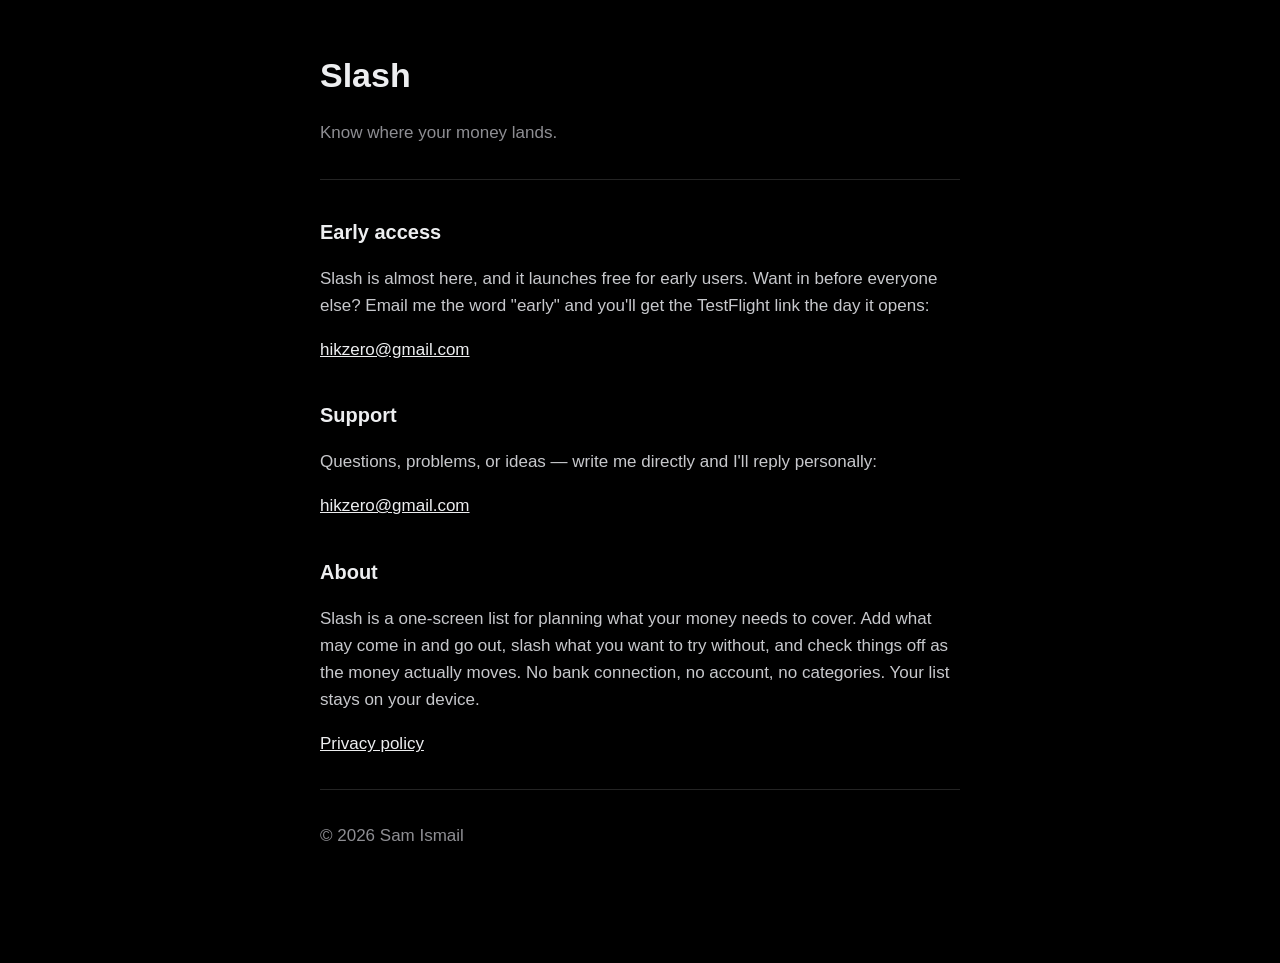
<file: index.html>
<!DOCTYPE html>
<html lang="en">
<head>
<meta charset="utf-8">
<meta name="viewport" content="width=device-width, initial-scale=1">
<title>Slash — Support</title>
<link rel="stylesheet" href="style.css">
</head>
<body>
<h1>Slash</h1>
<p class="dim">Know where your money lands.</p>
<hr class="rule">
<h2>Early access</h2>
<p>Slash is almost here, and it launches free for early users. Want in
before everyone else? Email me the word "early" and you'll get the
TestFlight link the day it opens:</p>
<p><a href="mailto:hikzero@gmail.com?subject=early">hikzero@gmail.com</a></p>
<h2>Support</h2>
<p>Questions, problems, or ideas — write me directly and I'll reply personally:</p>
<p><a href="mailto:hikzero@gmail.com">hikzero@gmail.com</a></p>
<h2>About</h2>
<p>Slash is a one-screen list for planning what your money needs to cover.
Add what may come in and go out, slash what you want to try without, and
check things off as the money actually moves. No bank connection, no
account, no categories. Your list stays on your device.</p>
<p><a href="privacy.html">Privacy policy</a></p>
<hr class="rule">
<p class="dim">© 2026 Sam Ismail</p>
</body>
</html>
</file>
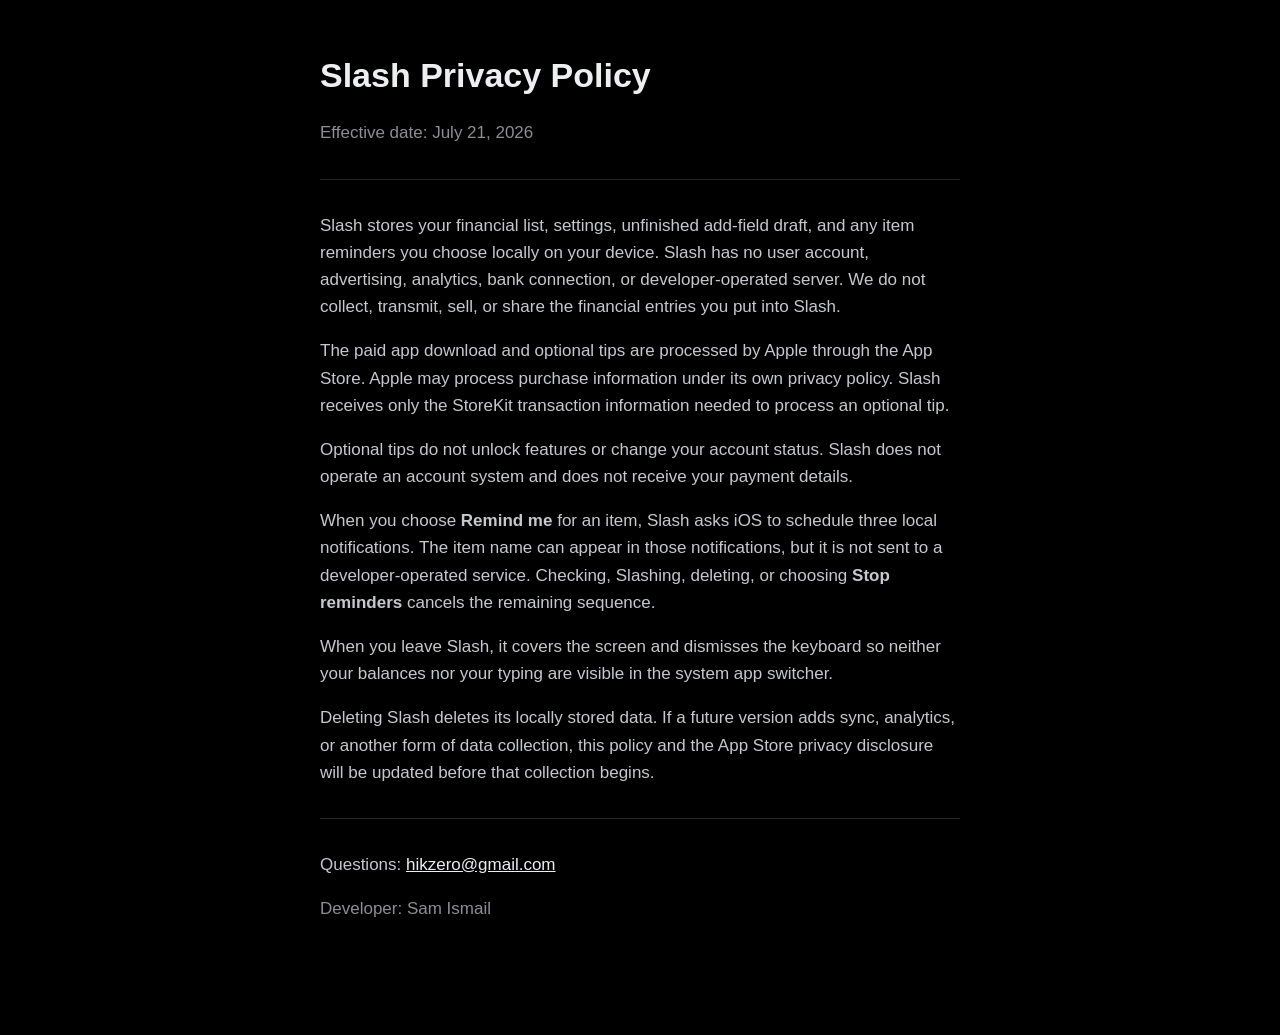
<file: privacy.html>
<!DOCTYPE html>
<html lang="en">
<head>
<meta charset="utf-8">
<meta name="viewport" content="width=device-width, initial-scale=1">
<title>Slash — Privacy Policy</title>
<link rel="stylesheet" href="style.css">
</head>
<body>
<h1>Slash Privacy Policy</h1>
<p class="dim">Effective date: July 21, 2026</p>
<hr class="rule">
<p>Slash stores your financial list, settings, unfinished add-field draft, and
any item reminders you choose locally on your device. Slash has no user
account, advertising, analytics, bank connection, or developer-operated
server. We do not collect, transmit, sell, or share the financial entries you
put into Slash.</p>
<p>The paid app download and optional tips are processed by Apple through the
App Store. Apple may process purchase information under its own privacy
policy. Slash receives only the StoreKit transaction information needed to
process an optional tip.</p>
<p>Optional tips do not unlock features or change your account status. Slash
does not operate an account system and does not receive your payment
details.</p>
<p>When you choose <strong>Remind me</strong> for an item, Slash asks iOS to
schedule three local notifications. The item name can appear in those
notifications, but it is not sent to a developer-operated service. Checking,
Slashing, deleting, or choosing <strong>Stop reminders</strong> cancels the
remaining sequence.</p>
<p>When you leave Slash, it covers the screen and dismisses the keyboard
so neither your balances nor your typing are visible in the system app
switcher.</p>
<p>Deleting Slash deletes its locally stored data. If a future version adds
sync, analytics, or another form of data collection, this policy and the App
Store privacy disclosure will be updated before that collection begins.</p>
<hr class="rule">
<p>Questions: <a href="mailto:hikzero@gmail.com">hikzero@gmail.com</a></p>
<p class="dim">Developer: Sam Ismail</p>
</body>
</html>
</file>
<file: style.css>
body {
  background: #000;
  color: #EDEEF0;
  font: 17px/1.6 -apple-system, BlinkMacSystemFont, "Segoe UI", sans-serif;
  max-width: 640px;
  margin: 0 auto;
  padding: 48px 24px 96px;
}
h1 { font-size: 34px; font-weight: 800; margin: 0 0 6px; }
h2 { font-size: 20px; margin-top: 36px; }
p { color: #C7C8CC; }
a { color: #EDEEF0; }
.dim { color: #8E8E93; }
.rule { border: 0; border-top: 1px solid rgba(255,255,255,0.14); margin: 32px 0; }
</file>
